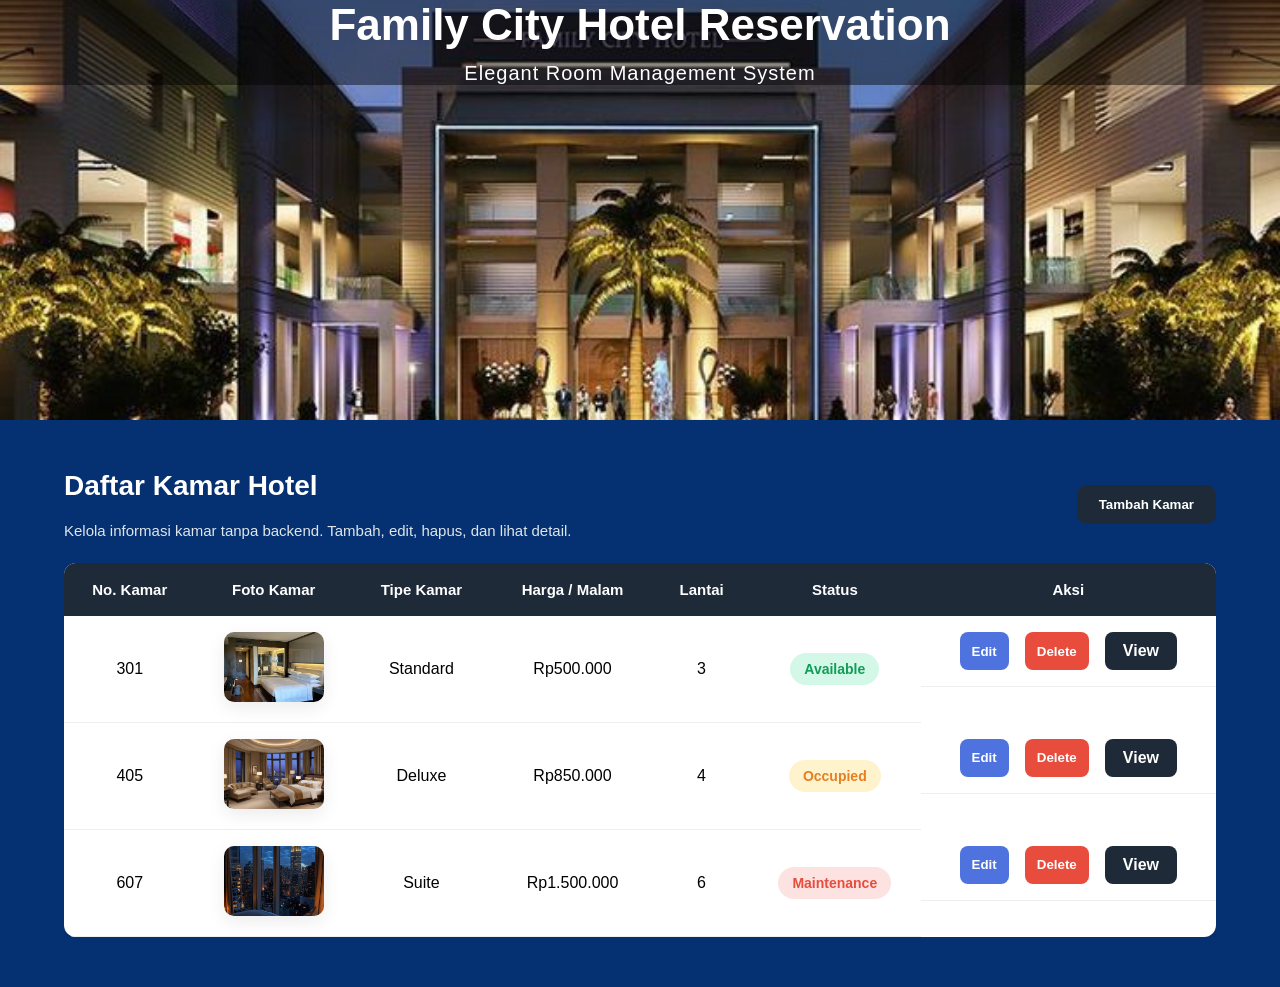
<file: index.html>
<!-- index.html -->
<!DOCTYPE html>
<html lang="id">
<head>
  <meta charset="UTF-8">
  <meta name="viewport" content="width=device-width, initial-scale=1.0">
  <title>Family City Hotel Room Management</title>
  <link rel="stylesheet" href="style.css">
</head>
<body>

  <header class="hero">
    <div class="overlay">
      <h1>Family City Hotel Reservation</h1>
      <p>Elegant Room Management System</p>
    </div>
  </header>

  <main class="container">
    <div class="toolbar">
      <div>
        <h2>Daftar Kamar Hotel</h2>
        <p class="subtitle">Kelola informasi kamar tanpa backend. Tambah, edit, hapus, dan lihat detail.</p>
      </div>
      <button id="add-room-button" class="btn-primary">Tambah Kamar</button>
    </div>

    <div class="table-wrap">
      <table>
        <thead>
          <tr>
            <th>No. Kamar</th>
            <th>Foto Kamar</th>
            <th>Tipe Kamar</th>
            <th>Harga / Malam</th>
            <th>Lantai</th>
            <th>Status</th>
            <th>Aksi</th>
          </tr>
        </thead>
        <tbody id="room-table-body"></tbody>
      </table>
    </div>
  </main>

  <div id="form-overlay" class="modal-overlay">
    <div class="modal">
      <div class="modal-header">
        <h3 id="form-title">Tambah Kamar Baru</h3>
      </div>
      <form id="room-form">
        <div class="form-grid">
          <label>
            No. Kamar
            <input type="text" name="number" required placeholder="Contoh: 308">
          </label>
          <label>
            Foto Kamar
            <input type="text" name="image" placeholder="URL gambar / images/standard-room.jpg">
          </label>
          <label>
            Tipe Kamar
            <select name="type" required>
              <option value="Standard">Standard</option>
              <option value="Deluxe">Deluxe</option>
              <option value="Suite">Suite</option>
            </select>
          </label>
          <label>
            Harga / Malam
            <input type="text" name="price" required placeholder="Rp850.000">
          </label>
          <label>
            Lantai
            <input type="number" name="floor" required min="1" placeholder="Contoh: 4">
          </label>
          <label>
            Status
            <select name="status" required>
              <option value="Available">Available</option>
              <option value="Occupied">Occupied</option>
              <option value="Maintenance">Maintenance</option>
            </select>
          </label>
        </div>
        <div class="modal-actions">
          <button type="button" id="cancel-button" class="btn-secondary">Batal</button>
          <button type="submit" id="save-room-button" class="btn-primary">Simpan Kamar</button>
        </div>
      </form>
    </div>
  </div>

  <script src="app.js"></script>
</body>
</html>
</file>
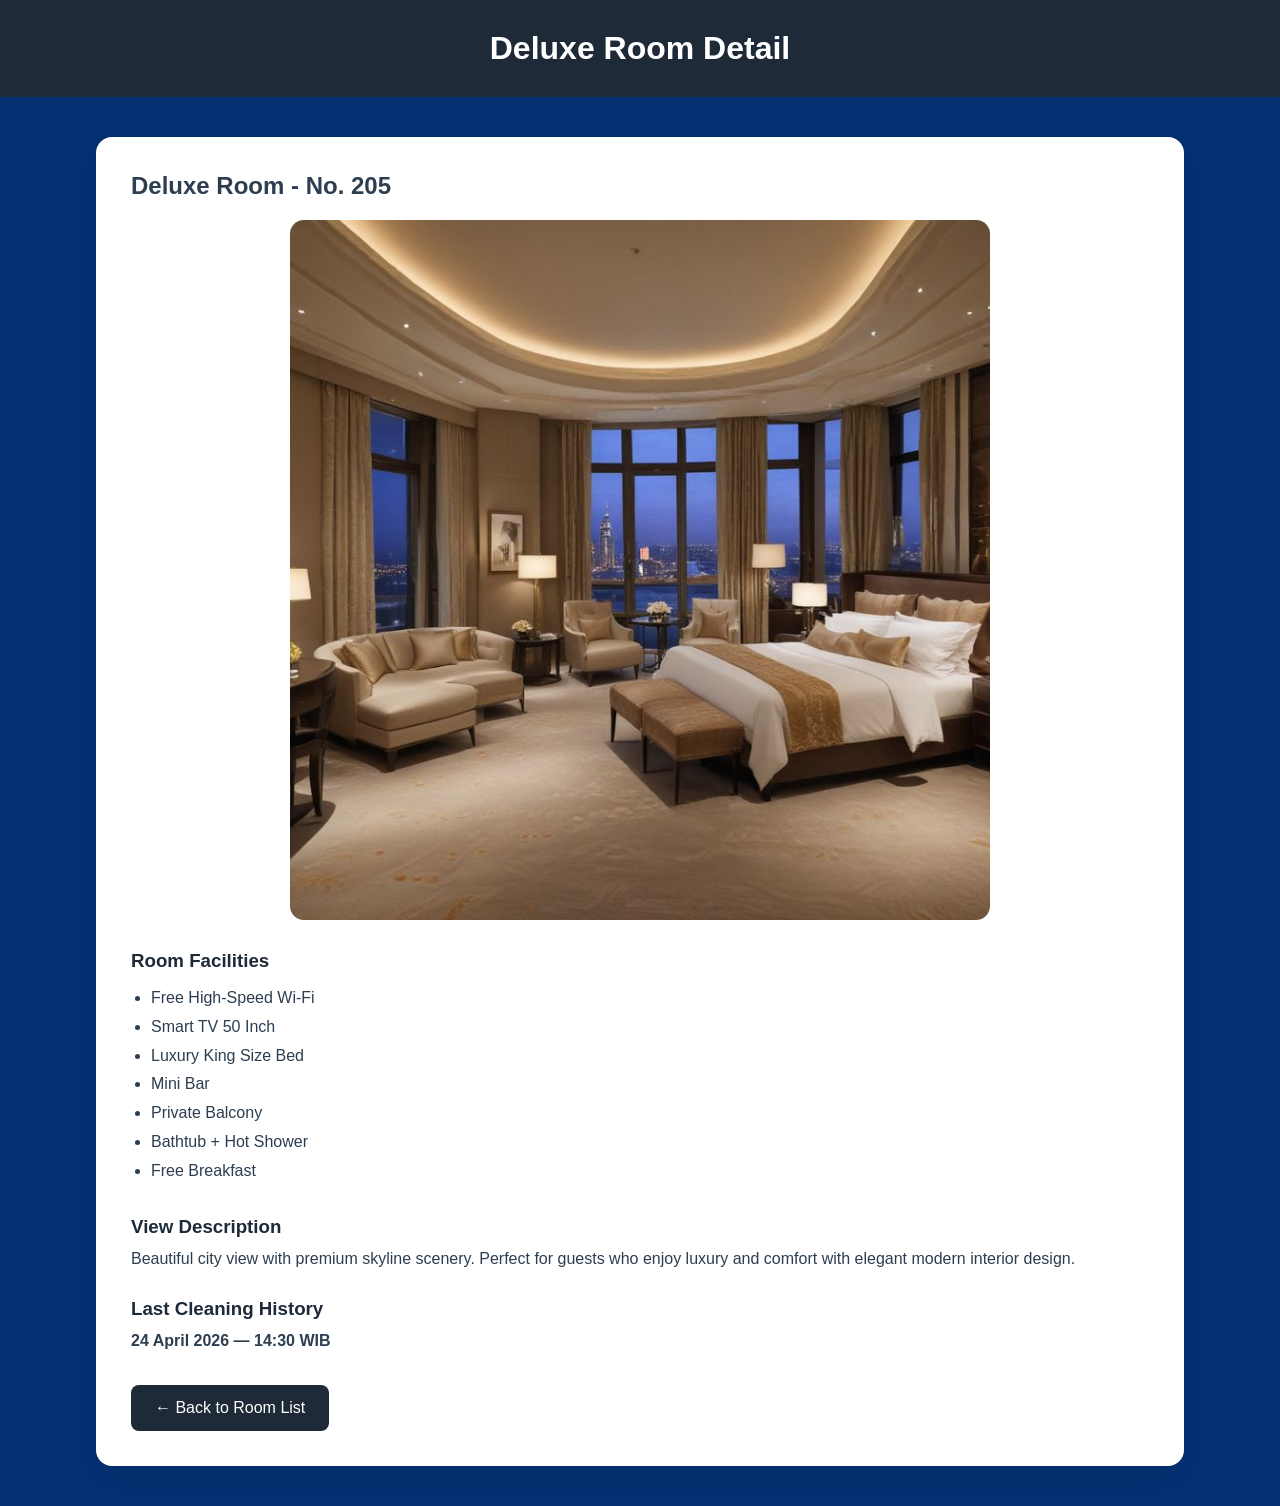
<file: detail-deluxe.html>
<!DOCTYPE html>
<html lang="id">
<head>
  <meta charset="UTF-8">
  <meta name="viewport" content="width=device-width, initial-scale=1.0">
  <title>Deluxe Room Detail</title>
  <link rel="stylesheet" href="style.css">
</head>
<body>

  <header class="detail-header">
    <h1>Deluxe Room Detail</h1>
  </header>

  <main class="detail-container">

    <div class="card">
      <h2>Deluxe Room - No. 205</h2>

      <img src="images/deluxe-room.jpg" alt="Deluxe Room" class="room-img">

      <section>
        <h3>Room Facilities</h3>
        <ul>
          <li>Free High-Speed Wi-Fi</li>
          <li>Smart TV 50 Inch</li>
          <li>Luxury King Size Bed</li>
          <li>Mini Bar</li>
          <li>Private Balcony</li>
          <li>Bathtub + Hot Shower</li>
          <li>Free Breakfast</li>
        </ul>
      </section>

      <section>
        <h3>View Description</h3>
        <p>
          Beautiful city view with premium skyline scenery.
          Perfect for guests who enjoy luxury and comfort with elegant modern interior design.
        </p>
      </section>

      <section>
        <h3>Last Cleaning History</h3>
        <p><strong>24 April 2026 — 14:30 WIB</strong></p>
      </section>

      <a href="index.html" class="back-btn">← Back to Room List</a>
    </div>

  </main>

</body>
</html>
</file>
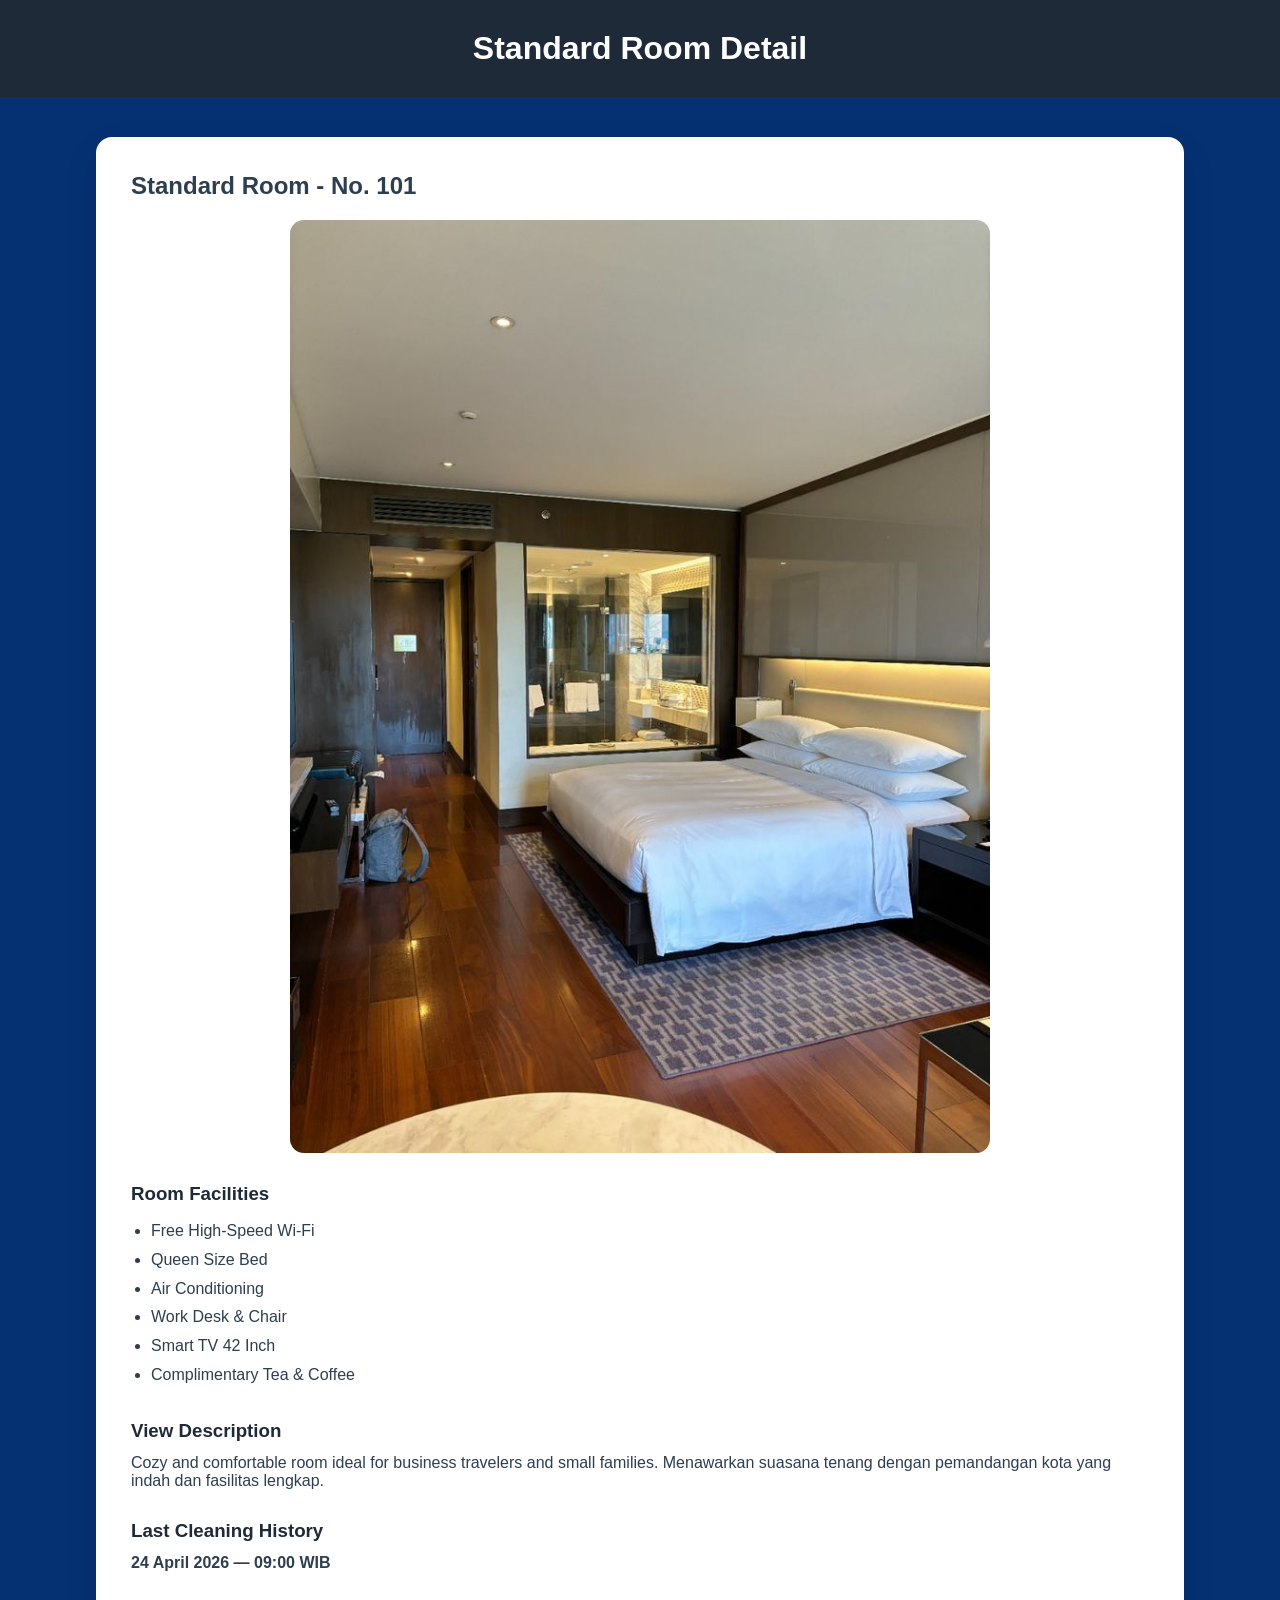
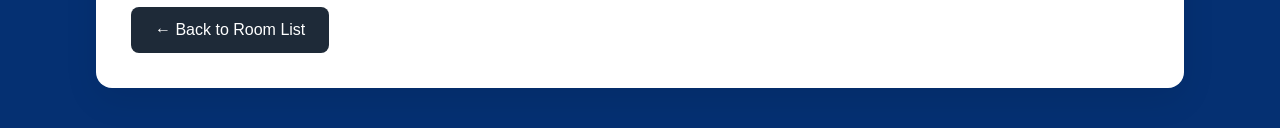
<file: detail-standard.html>
<!DOCTYPE html>
<html lang="id">
<head>
  <meta charset="UTF-8">
  <meta name="viewport" content="width=device-width, initial-scale=1.0">
  <title>Standard Room Detail</title>
  <link rel="stylesheet" href="style.css">
</head>
<body>

  <header class="detail-header">
    <h1>Standard Room Detail</h1>
  </header>

  <main class="detail-container">

    <div class="card">
      <h2>Standard Room - No. 101</h2>

      <img src="images/standard-room.jpg" alt="Standard Room" class="room-img">

      <section>
        <h3>Room Facilities</h3>
        <ul>
          <li>Free High-Speed Wi-Fi</li>
          <li>Queen Size Bed</li>
          <li>Air Conditioning</li>
          <li>Work Desk & Chair</li>
          <li>Smart TV 42 Inch</li>
          <li>Complimentary Tea & Coffee</li>
        </ul>
      </section>

      <section>
        <h3>View Description</h3>
        <p>
          Cozy and comfortable room ideal for business travelers and small families.
          Menawarkan suasana tenang dengan pemandangan kota yang indah dan fasilitas lengkap.
        </p>
      </section>

      <section>
        <h3>Last Cleaning History</h3>
        <p><strong>24 April 2026 — 09:00 WIB</strong></p>
      </section>

      <a href="index.html" class="back-btn">← Back to Room List</a>
    </div>

  </main>

</body>
</html>
</file>
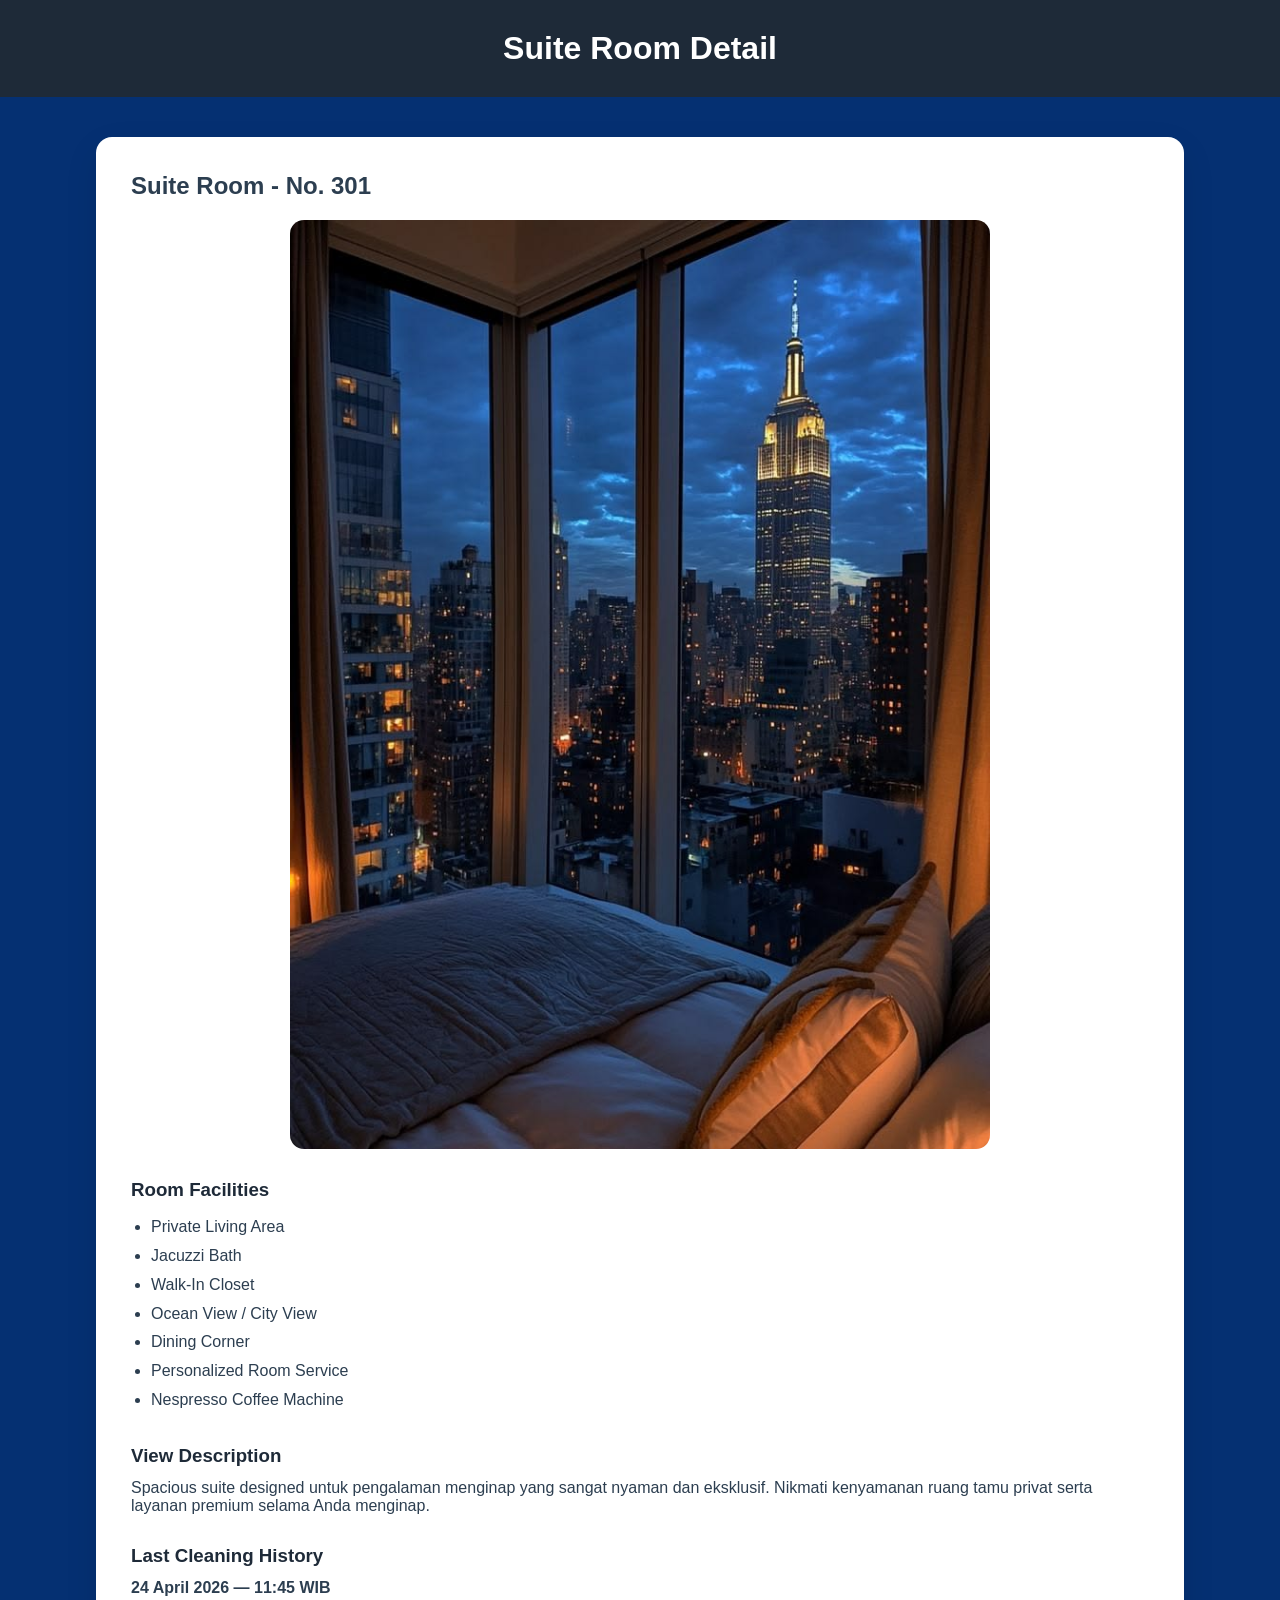
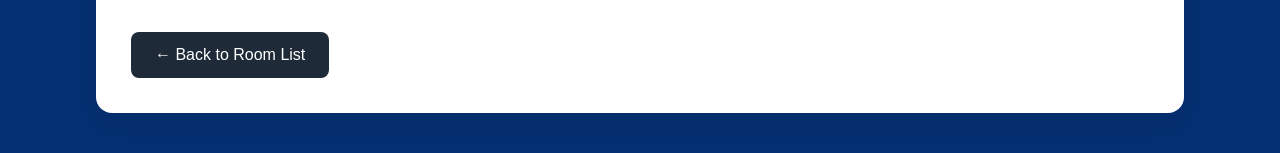
<file: detail-suite.html>
<!DOCTYPE html>
<html lang="id">
<head>
  <meta charset="UTF-8">
  <meta name="viewport" content="width=device-width, initial-scale=1.0">
  <title>Suite Room Detail</title>
  <link rel="stylesheet" href="style.css">
</head>
<body>

  <header class="detail-header">
    <h1>Suite Room Detail</h1>
  </header>

  <main class="detail-container">

    <div class="card">
      <h2>Suite Room - No. 301</h2>

      <img src="images/suite-room.jpg" alt="Suite Room" class="room-img">

      <section>
        <h3>Room Facilities</h3>
        <ul>
          <li>Private Living Area</li>
          <li>Jacuzzi Bath</li>
          <li>Walk-In Closet</li>
          <li>Ocean View / City View</li>
          <li>Dining Corner</li>
          <li>Personalized Room Service</li>
          <li>Nespresso Coffee Machine</li>
        </ul>
      </section>

      <section>
        <h3>View Description</h3>
        <p>
          Spacious suite designed untuk pengalaman menginap yang sangat nyaman dan eksklusif.
          Nikmati kenyamanan ruang tamu privat serta layanan premium selama Anda menginap.
        </p>
      </section>

      <section>
        <h3>Last Cleaning History</h3>
        <p><strong>24 April 2026 — 11:45 WIB</strong></p>
      </section>

      <a href="index.html" class="back-btn">← Back to Room List</a>
    </div>

  </main>

</body>
</html>
</file>
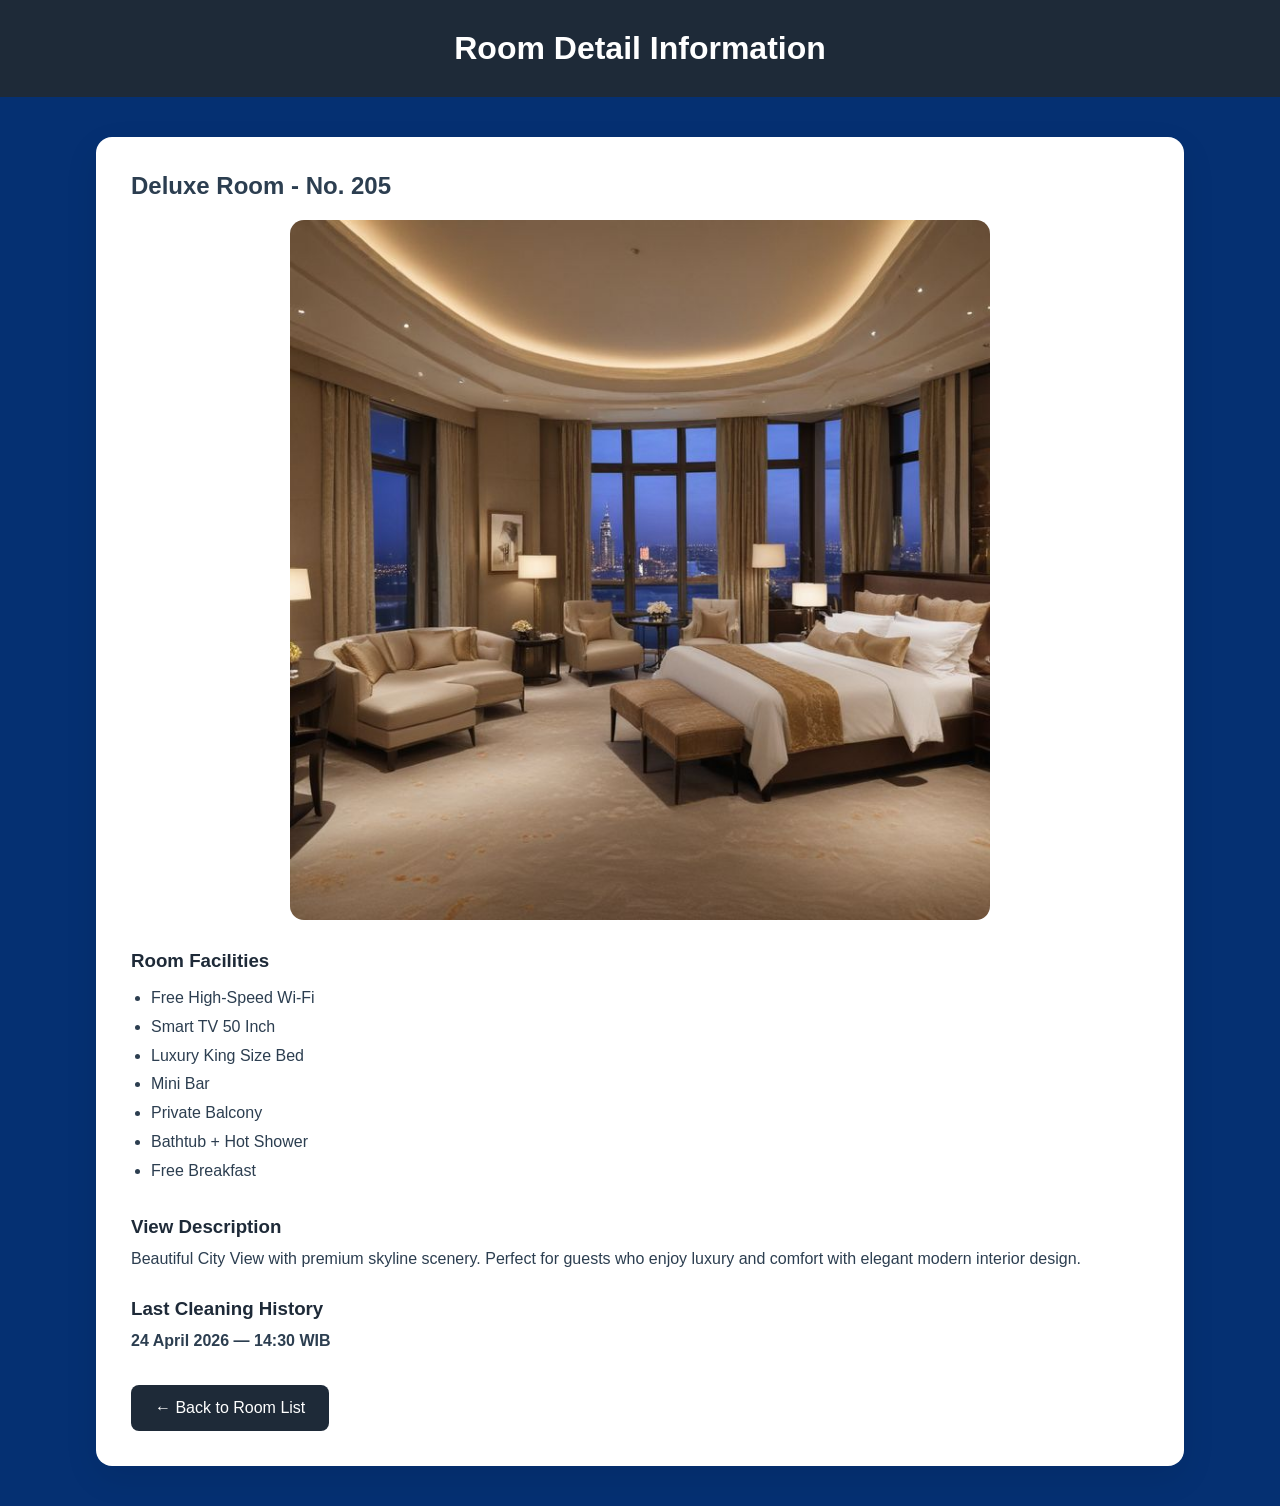
<file: detail.html>
<!-- detail.html -->
<!DOCTYPE html>
<html lang="id">
<head>
  <meta charset="UTF-8">
  <meta name="viewport" content="width=device-width, initial-scale=1.0">
  <title>Room Detail</title>
  <link rel="stylesheet" href="style.css">
</head>
<body>

  <header class="detail-header">
    <h1>Room Detail Information</h1>
  </header>

  <main class="detail-container">

    <div class="card">
      <h2>Deluxe Room - No. 205</h2>

      <img src="images/deluxe-room.jpg" alt="Deluxe Room" class="room-img">

      <section>
        <h3>Room Facilities</h3>
        <ul>
          <li>Free High-Speed Wi-Fi</li>
          <li>Smart TV 50 Inch</li>
          <li>Luxury King Size Bed</li>
          <li>Mini Bar</li>
          <li>Private Balcony</li>
          <li>Bathtub + Hot Shower</li>
          <li>Free Breakfast</li>
        </ul>
      </section>

      <section>
        <h3>View Description</h3>
        <p>
          Beautiful City View with premium skyline scenery.
          Perfect for guests who enjoy luxury and comfort with
          elegant modern interior design.
        </p>
      </section>

      <section>
        <h3>Last Cleaning History</h3>
        <p><strong>24 April 2026 — 14:30 WIB</strong></p>
      </section>

      <a href="index.html" class="back-btn">← Back to Room List</a>
    </div>

  </main>

</body>
</html>
</file>
<file: style.css>
/* style.css */

* {
  margin: 0;
  padding: 0;
  box-sizing: border-box;
  font-family: 'Segoe UI', sans-serif;
}

body {
  background: #053072;
  color: #2c3e50;
}

/* HERO SECTION */

.hero {
  min-height: 420px;
  background: url('images/family-city-hotel.jpg') center/cover no-repeat;
  position: relative;
}

.overlay {
  background: rgba(0,0,0,0.45);
  height: 100%;
  display: flex;
  flex-direction: column;
  justify-content: center;
  align-items: center;
  color: #ffffff;
  padding: 0 24px;
}

.overlay h1 {
  font-size: 44px;
  text-align: center;
}

.overlay p {
  font-size: 20px;
  letter-spacing: 1px;
  margin-top: 12px;
  text-align: center;
}

/* CONTAINER */

.container {
  width: 90%;
  margin: 50px auto;
  color:#ffffff
}

.container h2 {
  margin-bottom: 20px;
  font-size: 28px;
}

/* TABLE */

table {
  width: 100%;
  border-collapse: collapse;
  background: #fff;
  border-radius: 12px;
  overflow: hidden;
  box-shadow: 0 10px 30px rgba(0,0,0,0.08);
}

th {
  background: #1e2a38;
  color: white;
  padding: 18px;
  font-size: 15px;
}

td {
  padding: 16px;
  text-align: center;
  border-bottom: 1px solid #eee;
  color:#000000
}

.room-thumb {
  width: 100px;
  height: 70px;
  object-fit: cover;
  border-radius: 10px;
  box-shadow: 0 6px 18px rgba(0,0,0,0.08);
}

tr:hover {
  background: #f9fbfc;
}

/* STATUS BADGE */

.status {
  padding: 8px 14px;
  border-radius: 20px;
  font-size: 14px;
  font-weight: bold;
}

.available {
  background: #d4f8e8;
  color: #0f9d58;
}

.occupied {
  background: #fff3cd;
  color: #e67e22;
}

.maintenance {
  background: #fde2e2;
  color: #e74c3c;
}

/* BUTTON */

.btn-detail,
.btn-action,
.btn-primary,
.btn-secondary {
  border: none;
  cursor: pointer;
  font-weight: 600;
}

.btn-detail {
  background: #1e2a38;
  color: white;
  padding: 10px 18px;
  border-radius: 8px;
  text-decoration: none;
  transition: 0.3s;
}

.btn-detail:hover,
.btn-action:hover,
.btn-primary:hover,
.btn-secondary:hover {
  opacity: 0.92;
}

.btn-primary {
  background: #1e2a38;
  color: white;
  padding: 12px 22px;
  border-radius: 10px;
}

.btn-secondary {
  background: #dfe6e9;
  color: #2c3e50;
  padding: 12px 22px;
  border-radius: 10px;
}

.btn-action {
  background: #f0f4f8;
  color: #2c3e50;
  padding: 8px 12px;
  border-radius: 8px;
  margin-right: 8px;
}

.btn-edit {
  background: #4e73df;
  color: white;
}

.btn-delete {
  background: #e74c3c;
  color: white;
}

/* CRUD UI */

.toolbar {
  display: flex;
  justify-content: space-between;
  align-items: center;
  margin-bottom: 24px;
  flex-wrap: wrap;
  gap: 18px;
}

.subtitle {
  color: #dfe6e9;
  margin-top: 6px;
  font-size: 15px;
}

.table-wrap {
  overflow-x: auto;
}

.table-actions {
  display: flex;
  justify-content: center;
  gap: 8px;
  flex-wrap: wrap;
}

.modal-overlay {
  position: fixed;
  inset: 0;
  background: rgba(0,0,0,0.45);
  display: none;
  align-items: center;
  justify-content: center;
  padding: 20px;
  z-index: 50;
}

.modal-overlay.open {
  display: flex;
}

.modal {
  width: min(100%, 620px);
  background: #ffffff;
  border-radius: 18px;
  padding: 28px;
  box-shadow: 0 22px 60px rgba(0,0,0,0.18);
}

.modal-header h3 {
  margin-bottom: 20px;
  color: #1e2a38;
}

.form-grid {
  display: grid;
  grid-template-columns: repeat(2, minmax(0, 1fr));
  gap: 18px;
}

.form-grid label {
  display: flex;
  flex-direction: column;
  gap: 10px;
  font-weight: 600;
  color: #1e2a38;
}

.form-grid input,
.form-grid select {
  border: 1px solid #dfe6e9;
  border-radius: 12px;
  padding: 12px 14px;
  font-size: 15px;
  color: #2c3e50;
}

.form-grid input:focus,
.form-grid select:focus {
  outline: 2px solid #1e2a38;
}

.modal-actions {
  margin-top: 24px;
  display: flex;
  justify-content: flex-end;
  gap: 14px;
}

@media (max-width: 760px) {
  .form-grid {
    grid-template-columns: 1fr;
  }

  .toolbar {
    flex-direction: column;
    align-items: stretch;
  }

  .modal {
    padding: 22px;
  }
}

/* DETAIL PAGE */

.detail-header {
  background: #1e2a38;
  color: white;
  text-align: center;
  padding: 30px;
}

.detail-container {
  width: 85%;
  margin: 40px auto;
}

.card {
  background: white;
  padding: 35px;
  border-radius: 16px;
  box-shadow: 0 12px 35px rgba(0,0,0,0.08);
}

.card h2 {
  margin-bottom: 20px;
}

.room-img {
  width: 100%;
  max-width: 700px;
  display: block;
  margin: 20px auto;
  border-radius: 14px;
}

section {
  margin-top: 30px;
}

section h3 {
  margin-bottom: 12px;
  color: #1e2a38;
}

ul {
  margin-left: 20px;
  line-height: 1.8;
}

.back-btn {
  display: inline-block;
  margin-top: 35px;
  background: #1e2a38;
  color: white;
  padding: 14px 24px;
  border-radius: 8px;
  text-decoration: none;
  transition: 0.3s;
}

.back-btn:hover {
  background: #34495e;
}
</file>
